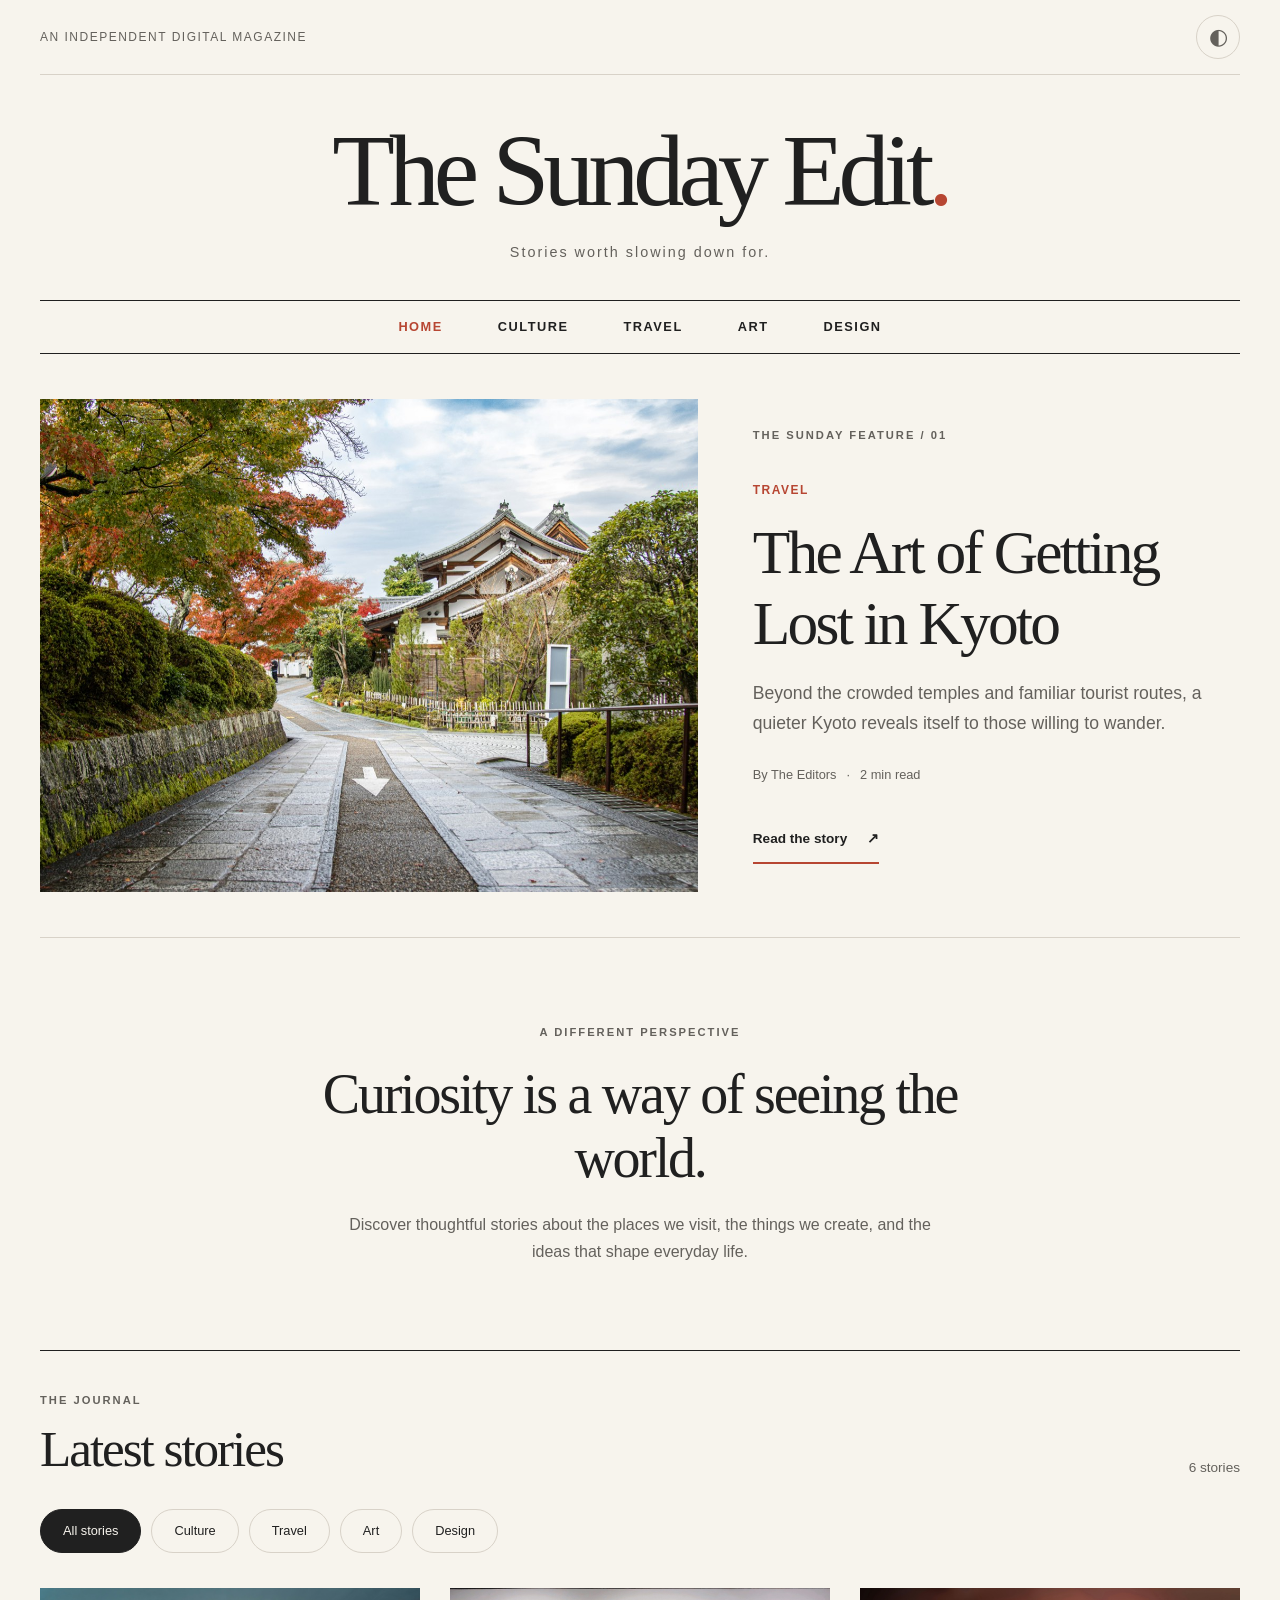
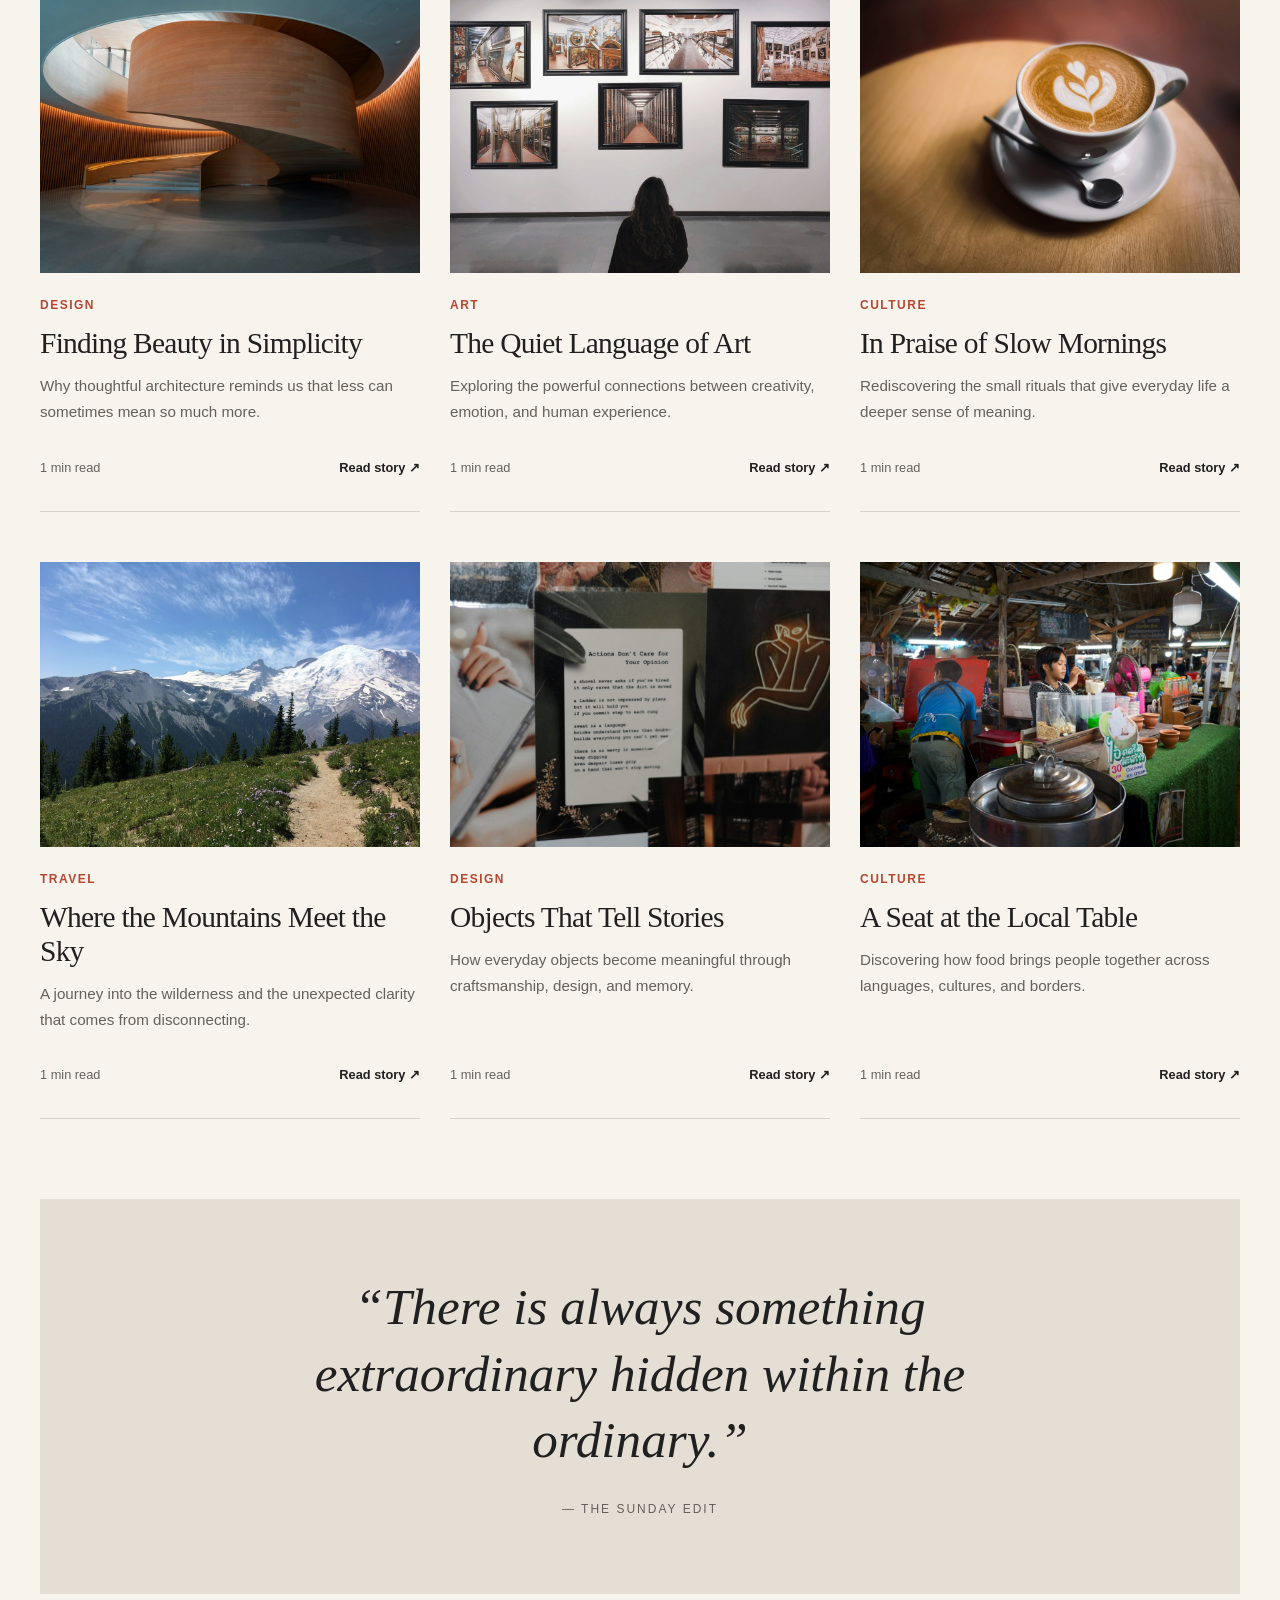
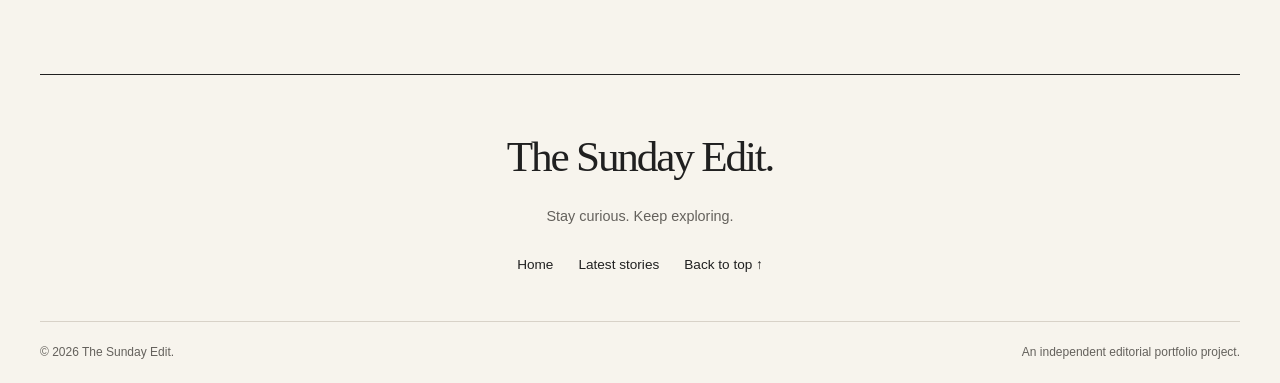
<file: index.html>
<!DOCTYPE html>
<html lang="en">

<head>
  <meta charset="UTF-8">
  <meta name="viewport" content="width=device-width, initial-scale=1.0">

  <meta name="description" content="The Sunday Edit is an independent digital magazine exploring culture, travel, art, and design.">

  <title>The Sunday Edit | Stories Worth Slowing Down For</title>

  <link rel="stylesheet" href="styles.css">
  <script src="articles.js" defer></script>
  <script src="script.js" defer></script>
</head>

<body>

  <a class="skip-link" href="#main-content">
    Skip to content
  </a>

  <!-- Header -->
  <header class="site-header">

    <div class="top-bar">
      <span>An independent digital magazine</span>

      <button id="themeToggle" class="theme-toggle"
        type="button" aria-label="Dark mode"
        aria-pressed="false">
        <span aria-hidden="true">◐</span>
      </button>
    </div>

    <div class="masthead">
      <a href="index.html" class="brand">
        The Sunday Edit<span>.</span>
      </a>

      <p>Stories worth slowing down for.</p>
    </div>

    <!-- Navigation -->
    <nav class="site-nav" aria-label="Main navigation">

      <button id="menuToggle" class="menu-toggle"
        type="button" aria-expanded="false"
        aria-controls="navLinks">
        Menu <span aria-hidden="true">☰</span>
      </button>

      <ul id="navLinks" class="nav-links">
        <li><a href="index.html" aria-current="page">Home</a></li>
        <li><a href="#latest" data-nav-category="Culture">Culture</a></li>
        <li><a href="#latest" data-nav-category="Travel">Travel</a></li>
        <li><a href="#latest" data-nav-category="Art">Art</a></li>
        <li><a href="#latest" data-nav-category="Design">Design</a></li>
      </ul>

    </nav>

  </header>

  <main id="main-content">

    <!-- Featured Story -->
    <section class="featured-section" aria-labelledby="featuredHeading">

      <div class="featured-image">
        <img
          src="images/kyoto.jpg"
          alt="A quiet traditional street in Kyoto, Japan"
          width="1200"
          height="900"
          fetchpriority="high"
        >
      </div>

      <div class="featured-content">

        <span class="eyebrow">The Sunday Feature / 01</span>

        <span class="article-category">Travel</span>

        <h1 id="featuredHeading">
          The Art of Getting Lost in Kyoto
        </h1>

        <p class="featured-description">
          Beyond the crowded temples and familiar tourist routes,
          a quieter Kyoto reveals itself to those willing to wander.
        </p>

        <div class="article-meta">
          <span>By The Editors</span>
          <span aria-hidden="true">·</span>
          <span>8 min read</span>
        </div>

        <a href="article.html?story=kyoto" class="read-link">
          Read the story
          <span aria-hidden="true">↗</span>
        </a>

      </div>

    </section>

    <!-- Editorial Introduction -->
    <section class="editorial-intro" aria-labelledby="introHeading">

      <span class="eyebrow">A different perspective</span>

      <h2 id="introHeading">
        Curiosity is a way of seeing the world.
      </h2>

      <p>
        Discover thoughtful stories about the places we visit,
        the things we create, and the ideas that shape everyday life.
      </p>

    </section>

    <!-- Latest Stories -->
    <section id="latest" class="latest-section" aria-labelledby="latestHeading">

      <div class="section-heading">

        <div>
          <span class="eyebrow">The journal</span>
          <h2 id="latestHeading">Latest stories</h2>
        </div>

        <p id="articleCount" role="status">
          6 stories
        </p>

      </div>

      <!-- Category Filters -->
      <div class="article-filters" role="group" aria-label="Filter stories">

        <button class="filter-btn active" type="button"
          data-category="all" aria-pressed="true">
          All stories
        </button>

        <button class="filter-btn" type="button"
          data-category="Culture" aria-pressed="false">
          Culture
        </button>

        <button class="filter-btn" type="button"
          data-category="Travel" aria-pressed="false">
          Travel
        </button>

        <button class="filter-btn" type="button"
          data-category="Art" aria-pressed="false">
          Art
        </button>

        <button class="filter-btn" type="button"
          data-category="Design" aria-pressed="false">
          Design
        </button>

      </div>

      <!-- Article Grid -->
      <div class="article-grid">

        <!-- Article 1 -->
        <article class="article-card" data-category="Design">

          <div class="article-image">
            <img src="images/architecture.jpg"
              alt="Minimalist architecture with geometric concrete forms"
              width="800" height="600" loading="lazy">
          </div>

          <div class="card-content">

            <span class="article-category">Design</span>

            <h3>Finding Beauty in Simplicity</h3>

            <p>
              Why thoughtful architecture reminds us that
              less can sometimes mean so much more.
            </p>

            <div class="card-footer">

              <span>5 min read</span>

              <a href="article.html?story=architecture"
                aria-label="Read Finding Beauty in Simplicity">
                Read story <span aria-hidden="true">↗</span>
              </a>

            </div>

          </div>

        </article>

        <!-- Article 2 -->
        <article class="article-card" data-category="Art">

          <div class="article-image">
            <img src="images/art.jpg"
              alt="Paintings displayed inside a contemporary art gallery"
              width="800" height="600" loading="lazy">
          </div>

          <div class="card-content">

            <span class="article-category">Art</span>

            <h3>The Quiet Language of Art</h3>

            <p>
              Exploring the powerful connections between
              creativity, emotion, and human experience.
            </p>

            <div class="card-footer">

              <span>6 min read</span>

              <a href="article.html?story=art"
                aria-label="Read The Quiet Language of Art">
                Read story <span aria-hidden="true">↗</span>
              </a>

            </div>

          </div>

        </article>

        <!-- Article 3 -->
        <article class="article-card" data-category="Culture">

          <div class="article-image">
            <img src="images/coffee.jpg"
              alt="A cup of coffee on a wooden cafe table"
              width="800" height="600" loading="lazy">
          </div>

          <div class="card-content">

            <span class="article-category">Culture</span>

            <h3>In Praise of Slow Mornings</h3>

            <p>
              Rediscovering the small rituals that give
              everyday life a deeper sense of meaning.
            </p>

            <div class="card-footer">

              <span>4 min read</span>

              <a href="article.html?story=coffee"
                aria-label="Read In Praise of Slow Mornings">
                Read story <span aria-hidden="true">↗</span>
              </a>

            </div>

          </div>

        </article>

        <!-- Article 4 -->
        <article class="article-card" data-category="Travel">

          <div class="article-image">
            <img src="images/mountains.jpg"
              alt="A winding hiking trail through a mountain landscape"
              width="800" height="600" loading="lazy">
          </div>

          <div class="card-content">

            <span class="article-category">Travel</span>

            <h3>Where the Mountains Meet the Sky</h3>

            <p>
              A journey into the wilderness and the unexpected
              clarity that comes from disconnecting.
            </p>

            <div class="card-footer">

              <span>7 min read</span>

              <a href="article.html?story=mountains"
                aria-label="Read Where the Mountains Meet the Sky">
                Read story <span aria-hidden="true">↗</span>
              </a>

            </div>

          </div>

        </article>

        <!-- Article 5 -->
        <article class="article-card" data-category="Design">

          <div class="article-image">
            <img src="images/books.jpg"
              alt="A collection of thoughtfully designed books"
              width="800" height="600" loading="lazy">
          </div>

          <div class="card-content">

            <span class="article-category">Design</span>

            <h3>Objects That Tell Stories</h3>

            <p>
              How everyday objects become meaningful through
              craftsmanship, design, and memory.
            </p>

            <div class="card-footer">

              <span>5 min read</span>

              <a href="article.html?story=books"
                aria-label="Read Objects That Tell Stories">
                Read story <span aria-hidden="true">↗</span>
              </a>

            </div>

          </div>

        </article>

        <!-- Article 6 -->
        <article class="article-card" data-category="Culture">

          <div class="article-image">
            <img src="images/market.jpg"
              alt="Colorful produce displayed at a local market"
              width="800" height="600" loading="lazy">
          </div>

          <div class="card-content">

            <span class="article-category">Culture</span>

            <h3>A Seat at the Local Table</h3>

            <p>
              Discovering how food brings people together
              across languages, cultures, and borders.
            </p>

            <div class="card-footer">

              <span>6 min read</span>

              <a href="article.html?story=market"
                aria-label="Read A Seat at the Local Table">
                Read story <span aria-hidden="true">↗</span>
              </a>

            </div>

          </div>

        </article>

      </div>

    </section>

    <!-- Editorial Quote -->
    <section class="quote-section" aria-label="Our editorial philosophy">

      <blockquote>
        “There is always something extraordinary
        hidden within the ordinary.”
      </blockquote>

      <p>— The Sunday Edit</p>

    </section>

  </main>

  <!-- Footer -->
  <footer class="site-footer">

    <div class="footer-content">

      <a href="index.html" class="footer-brand">
        The Sunday Edit.
      </a>

      <p>Stay curious. Keep exploring.</p>

      <nav aria-label="Footer navigation">
        <a href="index.html">Home</a>
        <a href="#latest">Latest stories</a>
        <a href="#main-content">Back to top ↑</a>
      </nav>

    </div>

    <div class="footer-bottom">

      <p>&copy; 2026 The Sunday Edit.</p>

      <p>An independent editorial portfolio project.</p>

    </div>

  </footer>

</body>

</html>
</file>
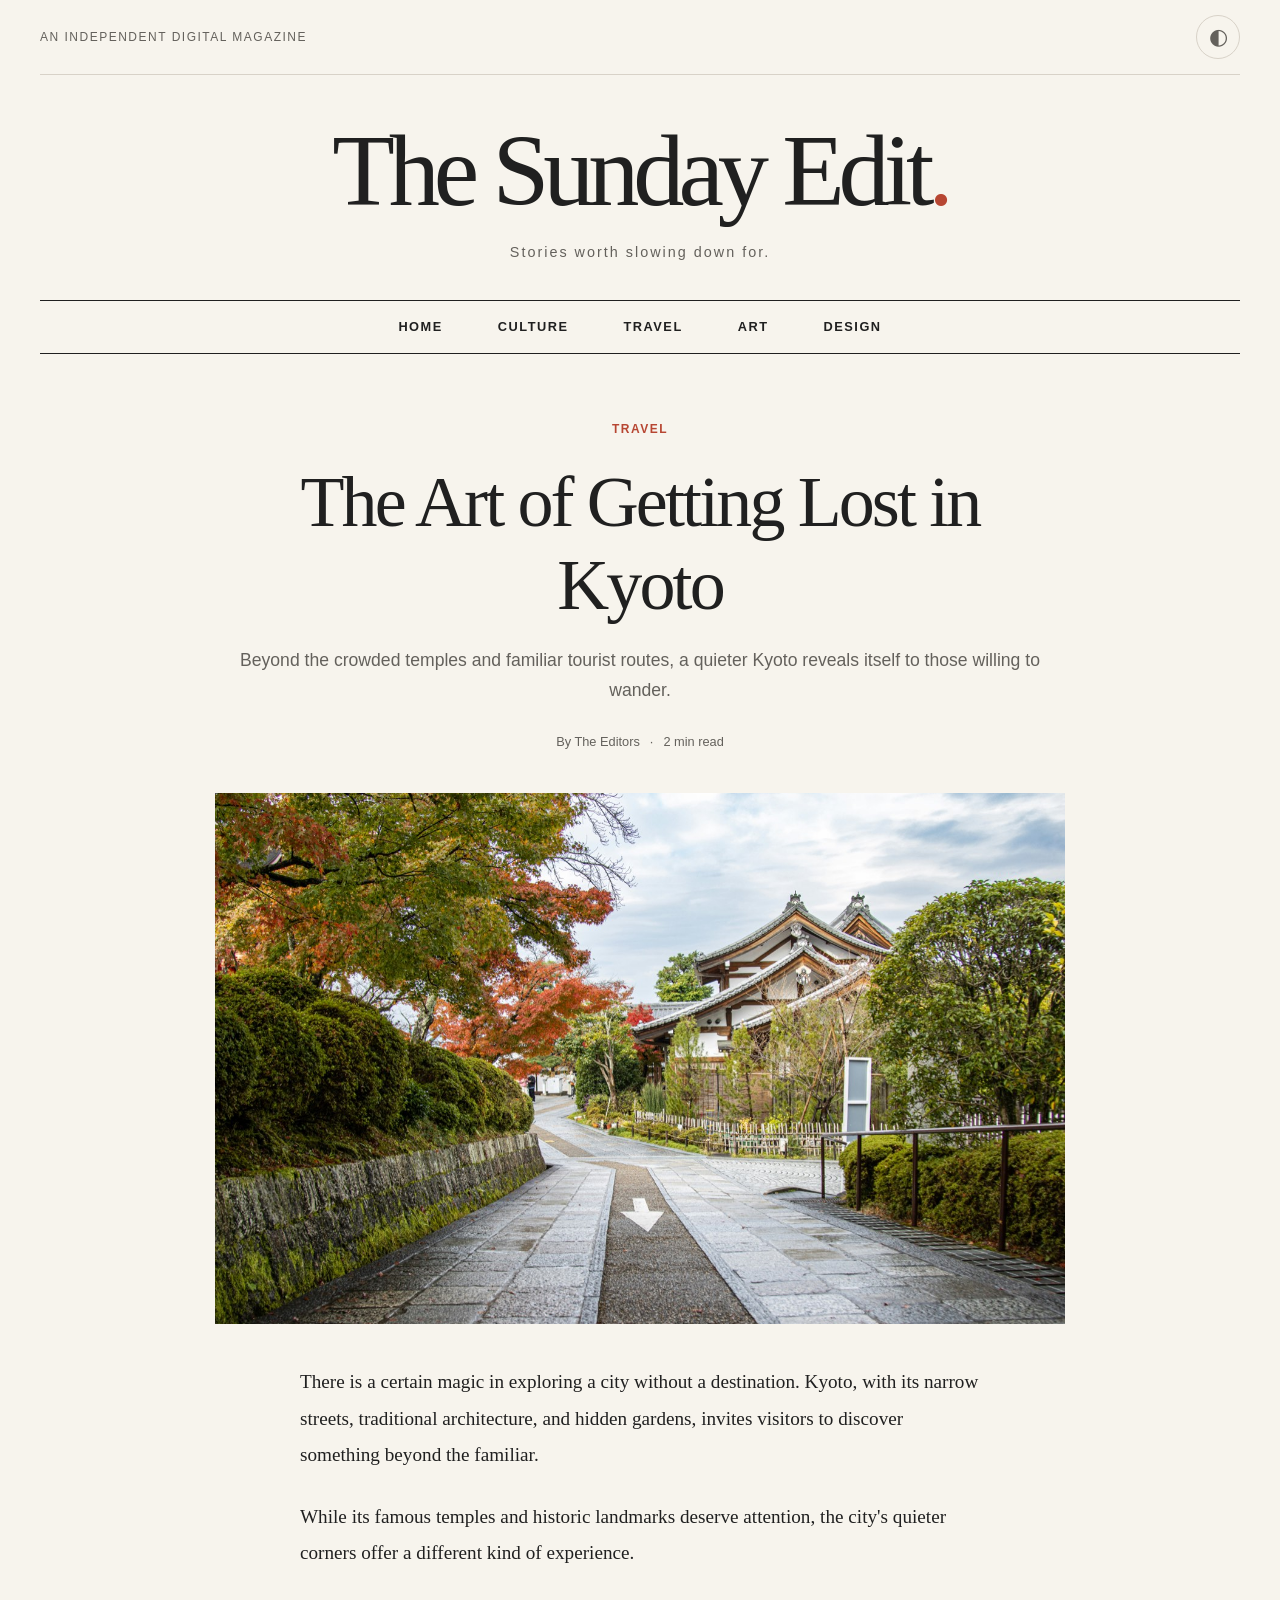
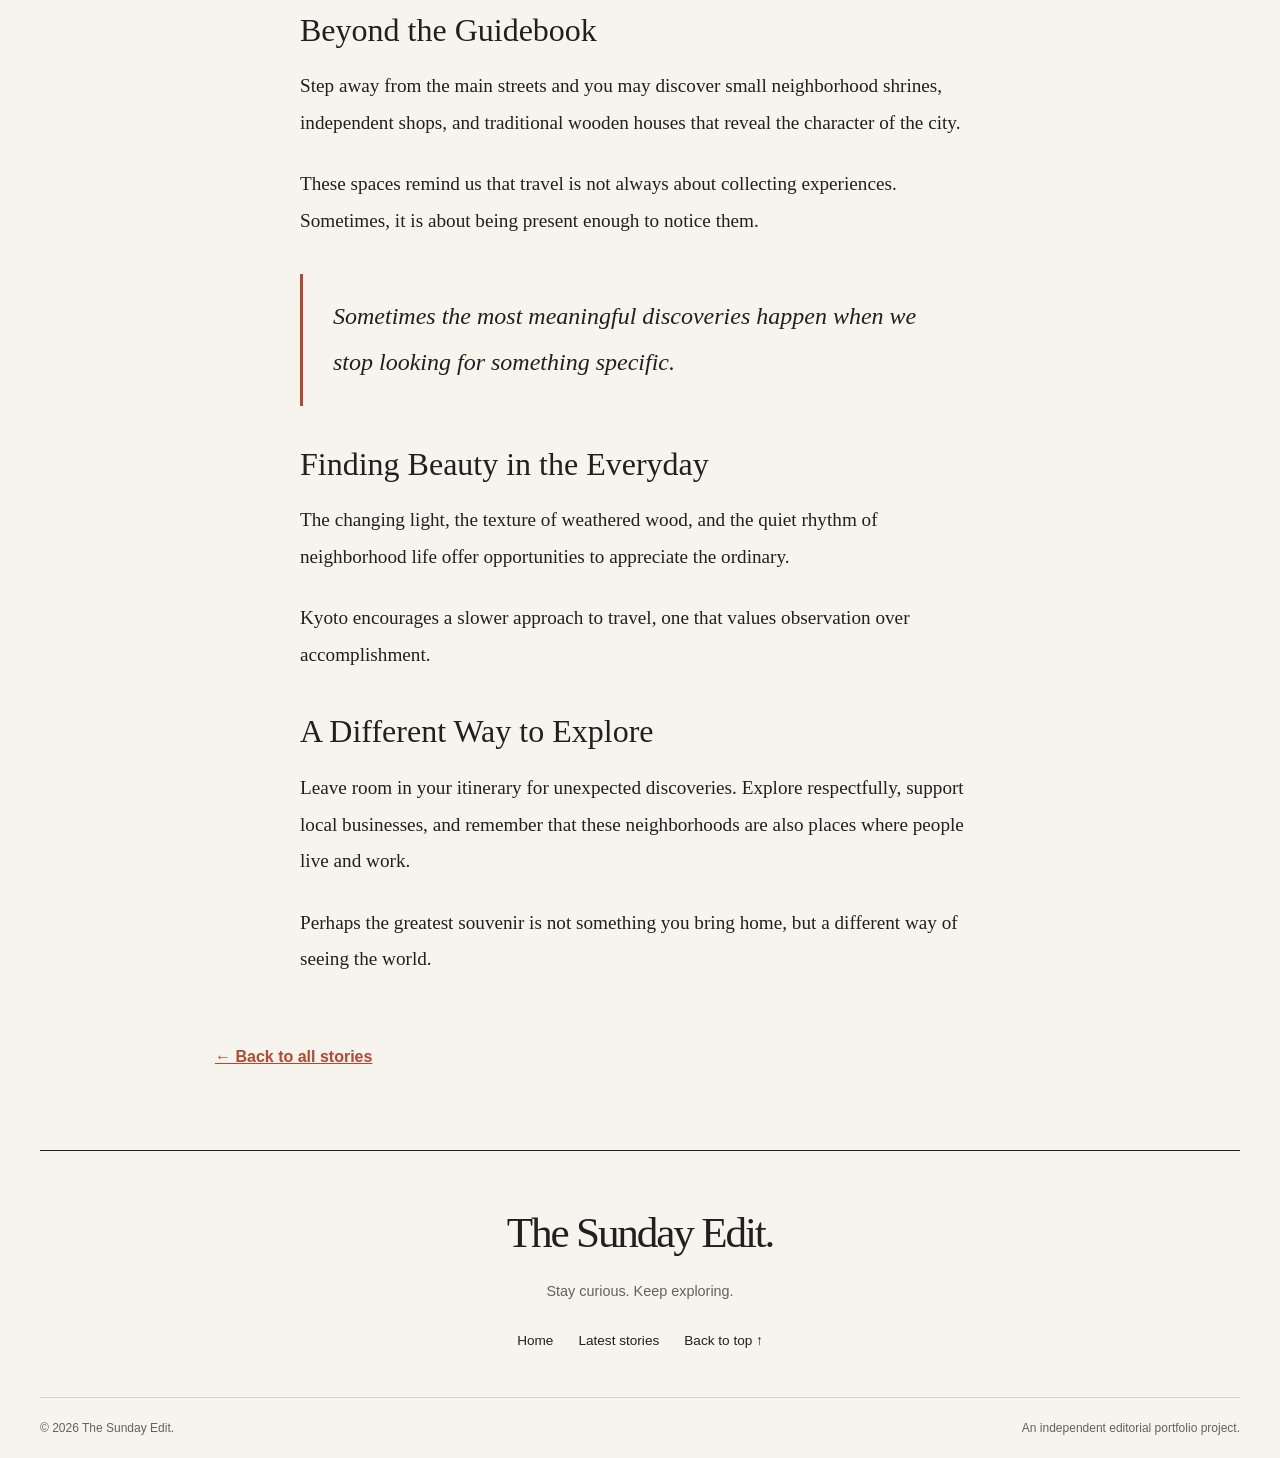
<file: article.html>
<!DOCTYPE html>
<html lang="en">

<head>

  <meta charset="UTF-8">
  <meta name="viewport" content="width=device-width, initial-scale=1.0">

  <meta name="description" content="Explore thoughtful editorial stories from The Sunday Edit.">

  <title>Article | The Sunday Edit</title>

  <link rel="stylesheet" href="styles.css">

  <script src="articles.js" defer></script>
  <script src="script.js" defer></script>

</head>

<body>

  <a class="skip-link" href="#main-content">
    Skip to content
  </a>

  <!-- Reading Progress -->

  <div class="reading-progress" aria-hidden="true">
    <div id="readingProgress" class="reading-progress-bar"></div>
  </div>

  <!-- Header -->

  <header class="site-header">

    <div class="top-bar">

      <span>An independent digital magazine</span>

      <button id="themeToggle"
        class="theme-toggle"
        type="button"
        aria-label="Dark mode"
        aria-pressed="false">

        <span aria-hidden="true">◐</span>

      </button>

    </div>

    <div class="masthead">

      <a href="index.html" class="brand">
        The Sunday Edit<span>.</span>
      </a>

      <p>Stories worth slowing down for.</p>

    </div>

    <!-- Navigation -->

    <nav class="site-nav" aria-label="Main navigation">

      <button id="menuToggle"
        class="menu-toggle"
        type="button"
        aria-expanded="false"
        aria-controls="navLinks">

        Menu <span aria-hidden="true">☰</span>

      </button>

      <ul id="navLinks" class="nav-links">

        <li><a href="index.html">Home</a></li>

        <li>
          <a href="index.html?category=Culture#latest">
            Culture
          </a>
        </li>

        <li>
          <a href="index.html?category=Travel#latest">
            Travel
          </a>
        </li>

        <li>
          <a href="index.html?category=Art#latest">
            Art
          </a>
        </li>

        <li>
          <a href="index.html?category=Design#latest">
            Design
          </a>
        </li>

      </ul>

    </nav>

  </header>

  <!-- Main Content -->

  <main id="main-content">

    <!-- Dynamic Article Template -->

    <article id="articleDetail"
      class="article-detail"
      aria-labelledby="articleTitle"
      hidden>

      <header class="article-detail-header">

        <span id="articleCategory"
          class="article-category">
        </span>

        <h1 id="articleTitle"></h1>

        <p id="articleDescription"
          class="featured-description">
        </p>

        <div class="article-meta">

          <span id="articleAuthor"></span>

          <span aria-hidden="true">·</span>

          <span id="articleReadTime"></span>

        </div>

      </header>

      <!-- Article Image -->

      <figure class="article-detail-image">

        <img id="articleImage"
          alt=""
          width="1200"
          height="750"
          fetchpriority="high">

      </figure>

      <!-- Article Content -->

      <div id="articleBody"
        class="article-body">
      </div>

      <!-- Return to Story Directory -->

      <a href="index.html#latest"
        class="back-link">

        <span aria-hidden="true">←</span>
        Back to all stories

      </a>

    </article>

    <!-- Article Not Found -->

    <section id="articleError"
      class="editorial-intro"
      hidden>

      <span class="eyebrow">404 / Story not found</span>

      <h1>Every story begins somewhere.</h1>

      <p>
        The article you're looking for could not be found.
        Explore our latest stories to discover something new.
      </p>

      <a href="index.html#latest"
        class="read-link">

        Explore our stories
        <span aria-hidden="true">↗</span>

      </a>

    </section>

    <noscript>

      <section class="editorial-intro">

        <h1>JavaScript is required</h1>

        <p>
          Please enable JavaScript to read this article.
        </p>

        <a href="index.html" class="read-link">
          Return to homepage
        </a>

      </section>

    </noscript>

  </main>

  <!-- Footer -->

  <footer class="site-footer">

    <div class="footer-content">

      <a href="index.html" class="footer-brand">
        The Sunday Edit.
      </a>

      <p>Stay curious. Keep exploring.</p>

      <nav aria-label="Footer navigation">

        <a href="index.html">Home</a>

        <a href="index.html#latest">
          Latest stories
        </a>

        <a href="#main-content">
          Back to top ↑
        </a>

      </nav>

    </div>

    <div class="footer-bottom">

      <p>&copy; 2026 The Sunday Edit.</p>

      <p>An independent editorial portfolio project.</p>

    </div>

  </footer>

</body>

</html>
</file>
<file: styles.css>
/* ========================================
   1. Design System
======================================== */

:root {
  --background: #f7f4ed;
  --surface: #ffffff;
  --text: #202020;
  --muted: #64615c;
  --accent: #b74632;
  --border: #d8d2c8;
  --sand: #e4ded4;

  --font-heading: Georgia, "Times New Roman", serif;
  --font-body: Arial, Helvetica, sans-serif;

  --max-width: 1280px;
  --transition: 200ms ease;
}

/* Dark mode */

[data-theme="dark"] {
  --background: #181818;
  --surface: #242424;
  --text: #f7f4ed;
  --muted: #bcb8b0;
  --accent: #f2927e;
  --border: #414141;
  --sand: #2d2d2d;
}

/* ========================================
   2. Reset & Base Styles
======================================== */

* {
  box-sizing: border-box;
  margin: 0;
  padding: 0;
}

html {
  scroll-behavior: smooth;
}

body {
  background: var(--background);
  color: var(--text);
  font-family: var(--font-body);
  font-size: 16px;
  line-height: 1.7;
  transition:
    background-color var(--transition),
    color var(--transition);
}

img {
  display: block;
  width: 100%;
  height: auto;
}

a {
  color: inherit;
  text-decoration: none;
}

button {
  font: inherit;
  color: inherit;
  cursor: pointer;
}

button,
a {
  -webkit-tap-highlight-color: transparent;
}

h1,
h2,
h3 {
  font-family: var(--font-heading);
  font-weight: 400;
  line-height: 1.15;
}

[hidden] {
  display: none !important;
}

::selection {
  background: var(--accent);
  color: var(--background);
}

/* ========================================
   3. Accessibility
======================================== */

:focus-visible {
  outline: 3px solid var(--accent);
  outline-offset: 5px;
}

.skip-link {
  position: absolute;
  top: -100px;
  left: 20px;
  z-index: 999;
  padding: 12px 20px;
  background: var(--text);
  color: var(--background);
}

.skip-link:focus {
  top: 10px;
}

/* ========================================
   4. Header
======================================== */

.site-header {
  max-width: var(--max-width);
  margin: 0 auto;
  padding: 0 40px;
}

.top-bar {
  display: flex;
  align-items: center;
  justify-content: space-between;
  padding: 15px 0;
  border-bottom: 1px solid var(--border);
  font-size: 0.75rem;
  letter-spacing: 1.5px;
  text-transform: uppercase;
  color: var(--muted);
}

.theme-toggle {
  width: 44px;
  height: 44px;
  border: 1px solid var(--border);
  border-radius: 50%;
  background: transparent;
  font-size: 1.4rem;
  transition: background var(--transition);
}

.theme-toggle:hover {
  background: var(--sand);
}

.masthead {
  text-align: center;
  padding: 45px 0 35px;
}

.brand {
  display: inline-block;
  font-family: var(--font-heading);
  font-size: clamp(3rem, 8vw, 7.5rem);
  line-height: 1;
  letter-spacing: -0.06em;
}

.brand span {
  color: var(--accent);
}

.masthead p {
  margin-top: 18px;
  color: var(--muted);
  font-size: 0.9rem;
  letter-spacing: 2px;
}

/* ========================================
   5. Navigation
======================================== */

.site-nav {
  border-top: 1px solid var(--text);
  border-bottom: 1px solid var(--text);
}

.nav-links {
  display: flex;
  justify-content: center;
  align-items: center;
  gap: 45px;
  list-style: none;
}

.nav-links a {
  display: block;
  padding: 15px 5px;
  font-size: 0.8rem;
  font-weight: 600;
  text-transform: uppercase;
  letter-spacing: 1.5px;
  transition: color var(--transition);
}

.nav-links a:hover,
.nav-links a[aria-current="page"] {
  color: var(--accent);
}

.menu-toggle {
  display: none;
}

/* ========================================
   6. Shared Editorial Styles
======================================== */

main {
  max-width: var(--max-width);
  margin: 0 auto;
  padding: 0 40px;
}

.eyebrow {
  display: block;
  font-size: 0.7rem;
  font-weight: 700;
  letter-spacing: 2px;
  text-transform: uppercase;
  color: var(--muted);
}

.article-category {
  display: inline-block;
  color: var(--accent);
  font-size: 0.75rem;
  font-weight: 700;
  letter-spacing: 1.5px;
  text-transform: uppercase;
}

/* ========================================
   7. Featured Story
======================================== */

.featured-section {
  display: grid;
  grid-template-columns: 1.35fr 1fr;
  align-items: center;
  gap: 55px;
  padding: 45px 0;
  border-bottom: 1px solid var(--border);
}

.featured-image {
  overflow: hidden;
  background: var(--sand);
}

.featured-image img {
  aspect-ratio: 4 / 3;
  object-fit: cover;
}

.featured-content .eyebrow {
  margin-bottom: 30px;
}

.featured-content h1 {
  font-size: clamp(2.5rem, 4.8vw, 4.8rem);
  letter-spacing: -0.045em;
  margin: 15px 0 20px;
}

.featured-description {
  font-size: 1.1rem;
  color: var(--muted);
  margin-bottom: 25px;
}

.article-meta {
  display: flex;
  flex-wrap: wrap;
  align-items: center;
  gap: 10px;
  color: var(--muted);
  font-size: 0.8rem;
}

.read-link {
  display: inline-flex;
  align-items: center;
  gap: 20px;
  margin-top: 30px;
  padding: 12px 0;
  font-size: 0.85rem;
  font-weight: 700;
  border-bottom: 2px solid var(--accent);
  transition: color var(--transition);
}

.read-link:hover {
  color: var(--accent);
}

/* ========================================
   8. Editorial Introduction
======================================== */

.editorial-intro {
  max-width: 800px;
  margin: 0 auto;
  padding: 85px 20px;
  text-align: center;
}

.editorial-intro h2 {
  margin: 20px 0;
  font-size: clamp(2rem, 4.5vw, 3.5rem);
  letter-spacing: -0.04em;
}

.editorial-intro p {
  max-width: 600px;
  margin: 0 auto;
  color: var(--muted);
}

/* ========================================
   9. Latest Stories
======================================== */

.latest-section {
  padding: 40px 0 80px;
  border-top: 1px solid var(--text);
  scroll-margin-top: 25px;
}

.section-heading {
  display: flex;
  align-items: flex-end;
  justify-content: space-between;
  gap: 20px;
  margin-bottom: 30px;
}

.section-heading h2 {
  margin-top: 10px;
  font-size: clamp(2.2rem, 4vw, 3.5rem);
  letter-spacing: -0.04em;
}

#articleCount {
  color: var(--muted);
  font-size: 0.85rem;
}

/* ========================================
   10. Category Filters
======================================== */

.article-filters {
  display: flex;
  flex-wrap: wrap;
  gap: 10px;
  margin-bottom: 35px;
}

.filter-btn {
  min-height: 44px;
  padding: 8px 22px;
  border: 1px solid var(--border);
  border-radius: 30px;
  background: transparent;
  font-size: 0.8rem;
  transition:
    background var(--transition),
    color var(--transition);
}

.filter-btn:hover {
  border-color: var(--text);
}

.filter-btn.active {
  background: var(--text);
  border-color: var(--text);
  color: var(--background);
}

/* ========================================
   11. Article Grid
======================================== */

.article-grid {
  display: grid;
  grid-template-columns: repeat(3, minmax(0, 1fr));
  column-gap: 30px;
  row-gap: 50px;
}

.article-card {
  min-width: 0;
  display: flex;
  flex-direction: column;
  border-bottom: 1px solid var(--border);
}

.article-image {
  overflow: hidden;
  background: var(--sand);
}

.article-image img {
  aspect-ratio: 4 / 3;
  object-fit: cover;
  transition: transform 400ms ease;
}

.article-card:hover img {
  transform: scale(1.04);
}

.card-content {
  display: flex;
  flex-direction: column;
  align-items: flex-start;
  flex: 1;
  padding: 22px 0;
}

.card-content h3 {
  margin: 12px 0;
  font-size: clamp(1.5rem, 2.3vw, 2rem);
  letter-spacing: -0.025em;
}

.card-content p {
  margin-bottom: 22px;
  color: var(--muted);
  font-size: 0.95rem;
}

.card-footer {
  display: flex;
  justify-content: space-between;
  align-items: center;
  flex-wrap: wrap;
  gap: 10px;
  width: 100%;
  margin-top: auto;
  font-size: 0.8rem;
}

.card-footer > span {
  color: var(--muted);
}

.card-footer a {
  padding: 10px 0;
  font-weight: 600;
}

.card-footer a:hover {
  color: var(--accent);
  text-decoration: underline;
}

/* ========================================
   12. Editorial Quote
======================================== */

.quote-section {
  background: var(--sand);
  padding: 75px 40px;
  margin-bottom: 80px;
  text-align: center;
}

.quote-section blockquote {
  max-width: 850px;
  margin: 0 auto;
  font-family: var(--font-heading);
  font-size: clamp(1.8rem, 4vw, 3.2rem);
  line-height: 1.3;
  font-style: italic;
}

.quote-section p {
  margin-top: 25px;
  font-size: 0.75rem;
  letter-spacing: 2px;
  text-transform: uppercase;
  color: var(--muted);
}

/* ========================================
   13. Footer
======================================== */

.site-footer {
  max-width: var(--max-width);
  padding: 0 40px;
  margin: 0 auto;
}

.footer-content {
  padding: 45px 0;
  border-top: 1px solid var(--text);
  text-align: center;
}

.footer-brand {
  font-family: var(--font-heading);
  font-size: 2.7rem;
  letter-spacing: -0.05em;
}

.footer-content p {
  color: var(--muted);
  font-size: 0.9rem;
  margin: 10px 0 25px;
}

.footer-content nav {
  display: flex;
  justify-content: center;
  flex-wrap: wrap;
  gap: 25px;
  font-size: 0.85rem;
}

.footer-content nav a:hover {
  color: var(--accent);
  text-decoration: underline;
}

.footer-bottom {
  display: flex;
  justify-content: space-between;
  flex-wrap: wrap;
  gap: 10px;
  padding: 20px 0;
  border-top: 1px solid var(--border);
  color: var(--muted);
  font-size: 0.75rem;
}

/* ========================================
   14. Reading Progress Bar
======================================== */

.reading-progress {
  position: fixed;
  top: 0;
  left: 0;
  width: 100%;
  height: 4px;
  z-index: 1000;
}

.reading-progress-bar {
  width: 0;
  height: 100%;
  background: var(--accent);
}

/* ========================================
   15. Article Detail Page
======================================== */

.article-detail {
  max-width: 850px;
  margin: 0 auto;
  padding: 60px 0 80px;
}

.article-detail-header {
  text-align: center;
  margin-bottom: 40px;
}

.article-detail-header h1 {
  font-size: clamp(2.5rem, 6vw, 4.5rem);
  letter-spacing: -0.04em;
  margin: 20px 0;
}

.article-detail-header .article-meta {
  justify-content: center;
}

.article-detail-image {
  margin-bottom: 40px;
}

.article-detail-image img {
  aspect-ratio: 16 / 10;
  object-fit: cover;
}

.article-body {
  max-width: 680px;
  margin: 0 auto;
  font-family: var(--font-heading);
  font-size: 1.2rem;
  line-height: 1.9;
}

.article-body p {
  margin-bottom: 25px;
}

.article-body h2 {
  margin: 40px 0 20px;
  font-size: 2rem;
}

.article-body blockquote {
  margin: 35px 0;
  padding: 20px 30px;
  border-left: 3px solid var(--accent);
  font-size: 1.5rem;
  font-style: italic;
}

.back-link {
  display: inline-block;
  margin-top: 40px;
  color: var(--accent);
  font-weight: 600;
  text-decoration: underline;
}

/* ========================================
   16. Tablet Responsive Layout
======================================== */

@media (max-width: 1000px) {

  .featured-section {
    gap: 30px;
  }

  .article-grid {
    grid-template-columns: repeat(2, minmax(0, 1fr));
  }

  .nav-links {
    gap: 25px;
  }

}

/* ========================================
   17. Mobile Responsive Layout
======================================== */

@media (max-width: 700px) {

  .site-header,
  main,
  .site-footer {
    padding-left: 20px;
    padding-right: 20px;
  }

  .top-bar {
    font-size: 0.65rem;
    letter-spacing: 1px;
  }

  .masthead {
    padding: 30px 0;
  }

  .masthead p {
    font-size: 0.75rem;
    letter-spacing: 1px;
  }

  .menu-toggle {
    display: flex;
    justify-content: space-between;
    align-items: center;
    width: 100%;
    padding: 14px 0;
    border: none;
    background: transparent;
    text-transform: uppercase;
    font-size: 0.85rem;
    letter-spacing: 1px;
  }

  .nav-links {
    display: none;
    flex-direction: column;
    align-items: stretch;
    gap: 0;
  }

  .nav-links.open {
    display: flex;
  }

  .nav-links a {
    padding: 15px 0;
    border-top: 1px solid var(--border);
  }

  .featured-section {
    grid-template-columns: 1fr;
    gap: 30px;
    padding: 25px 0 40px;
  }

  .featured-content .eyebrow {
    margin-bottom: 15px;
  }

  .featured-content h1 {
    font-size: 2.7rem;
  }

  .editorial-intro {
    padding: 55px 0;
  }

  .latest-section {
    padding-bottom: 50px;
  }

  .article-grid {
    grid-template-columns: 1fr;
    row-gap: 30px;
  }

  .article-filters {
    gap: 8px;
  }

  .filter-btn {
    padding: 8px 16px;
  }

  .quote-section {
    padding: 45px 20px;
    margin-bottom: 50px;
  }

  .footer-bottom {
    flex-direction: column;
    text-align: center;
  }

  .article-detail {
    padding: 35px 0 50px;
  }

  .article-body {
    font-size: 1.1rem;
  }

}

/* ========================================
   18. Reduced Motion
======================================== */

@media (prefers-reduced-motion: reduce) {

  html {
    scroll-behavior: auto;
  }

  *,
  *::before,
  *::after {
    animation: none !important;
    transition: none !important;
  }

  .article-card:hover img {
    transform: none;
  }

}
</file>
